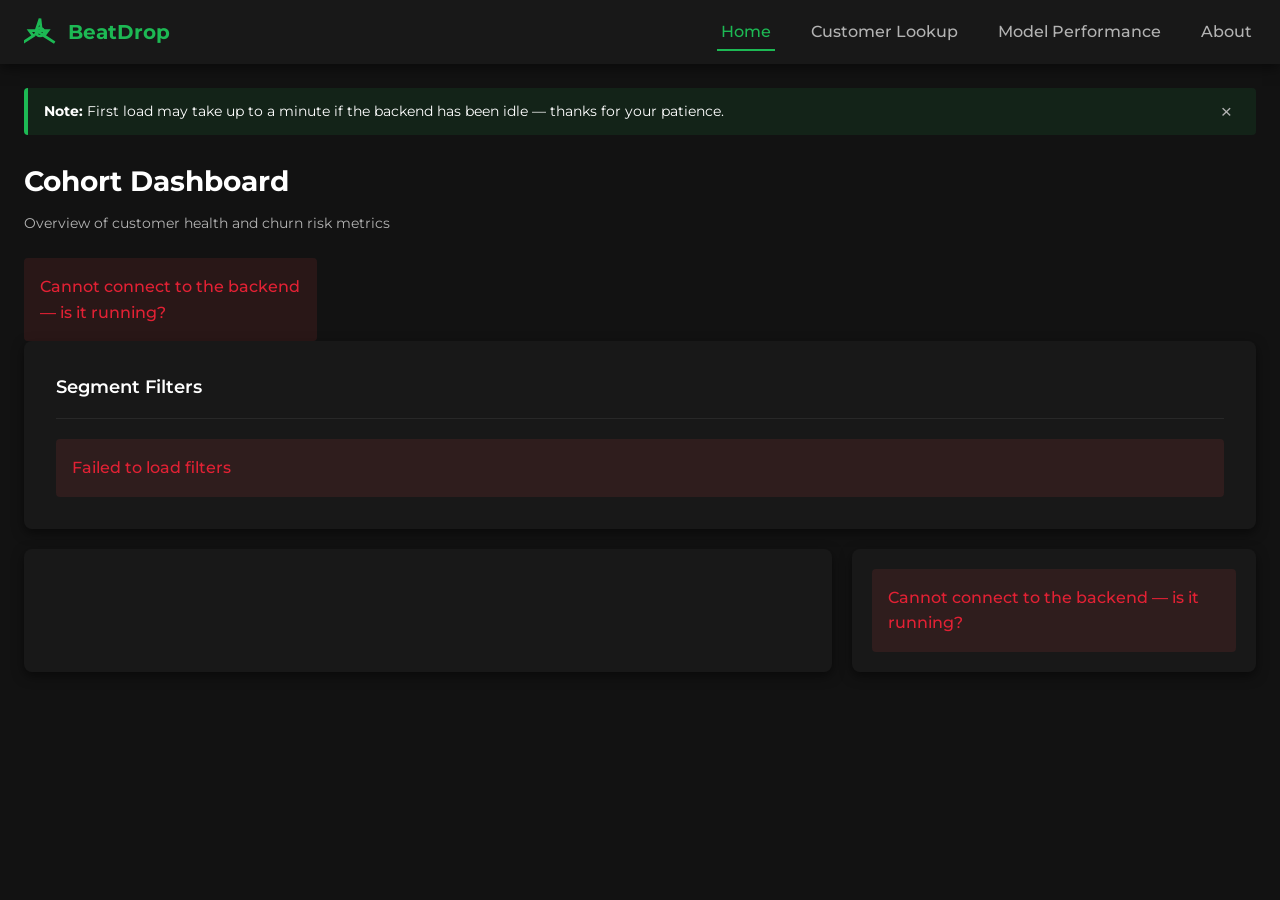
<file: frontend/index.html>
<!DOCTYPE html>
<html lang="en">

<head>
  <meta charset="UTF-8">
  <meta name="viewport" content="width=device-width, initial-scale=1.0">
  <title>BeatDrop - Cohort Dashboard</title>
  <link rel="stylesheet" href="./css/styles.css">
</head>

<body>
  <nav class="navbar">
    <div class="nav-container">
      <a href="index.html" class="nav-brand">
        <svg viewBox="0 0 24 24" fill="none" stroke="currentColor" stroke-width="2">
          <path d="M12 2l-3 9h9l-3 4 8 5-12-8-12 8 8-5-3-4h9z"></path>
          <circle cx="12" cy="12" r="3"></circle>
        </svg>
        <span>BeatDrop</span>
      </a>
      <ul class="nav-links">
        <li><a href="index.html" class="active" data-page="home">Home</a></li>
        <li><a href="customer-lookup.html" data-page="customer-lookup">Customer Lookup</a></li>
        <li><a href="model-performance.html" data-page="model-performance">Model Performance</a></li>
        <li><a href="about.html" data-page="about">About</a></li>
      </ul>
    </div>
  </nav>

  <div class="container">
    <div id="cold-start-banner" style="background: rgba(29, 185, 84, 0.1); border-left: 4px solid var(--primary); padding: 12px 16px; margin-bottom: 24px; border-radius: 4px; display: flex; justify-content: space-between; align-items: center; font-size: 0.9rem;">
      <span><strong>Note:</strong> First load may take up to a minute if the backend has been idle — thanks for your patience.</span>
      <button onclick="this.parentElement.style.display='none'" style="background: none; border: none; color: var(--text-secondary); cursor: pointer; font-size: 1.2rem; padding: 0 8px;">&times;</button>
    </div>
    
    <div class="page-header">
      <h1 class="page-title">Cohort Dashboard</h1>
      <p class="page-subtitle">Overview of customer health and churn risk metrics</p>
    </div>

    <div class="grid grid-4 mb-4" id="stat-cards">
      <!-- Stat cards populated by JS -->
    </div>

    <div class="card mb-4">
      <div class="card-header">
        <h3 class="card-title">Segment Filters</h3>
      </div>
      <div id="segment-filters"></div>
    </div>

    <div class="grid grid-auto mb-4">
      <div class="chart-wrapper">
        <div id="churn-drivers-chart"></div>
      </div>
      <div class="chart-wrapper">
        <div id="business-impact"></div>
      </div>
    </div>
  </div>

  <script src="./js/config.js"></script>
  <script src="./js/api.js"></script>
  <script src="./js/mock-data.js"></script>
  <script src="./js/main.js"></script>
  <script>
    // Initialize dashboard on page load
    document.addEventListener('DOMContentLoaded', function() {
      if (typeof app !== 'undefined' && app.currentPage === 'home') {
        app.loadDashboard();
      }
    });
  </script>
</body>

</html>
</file>
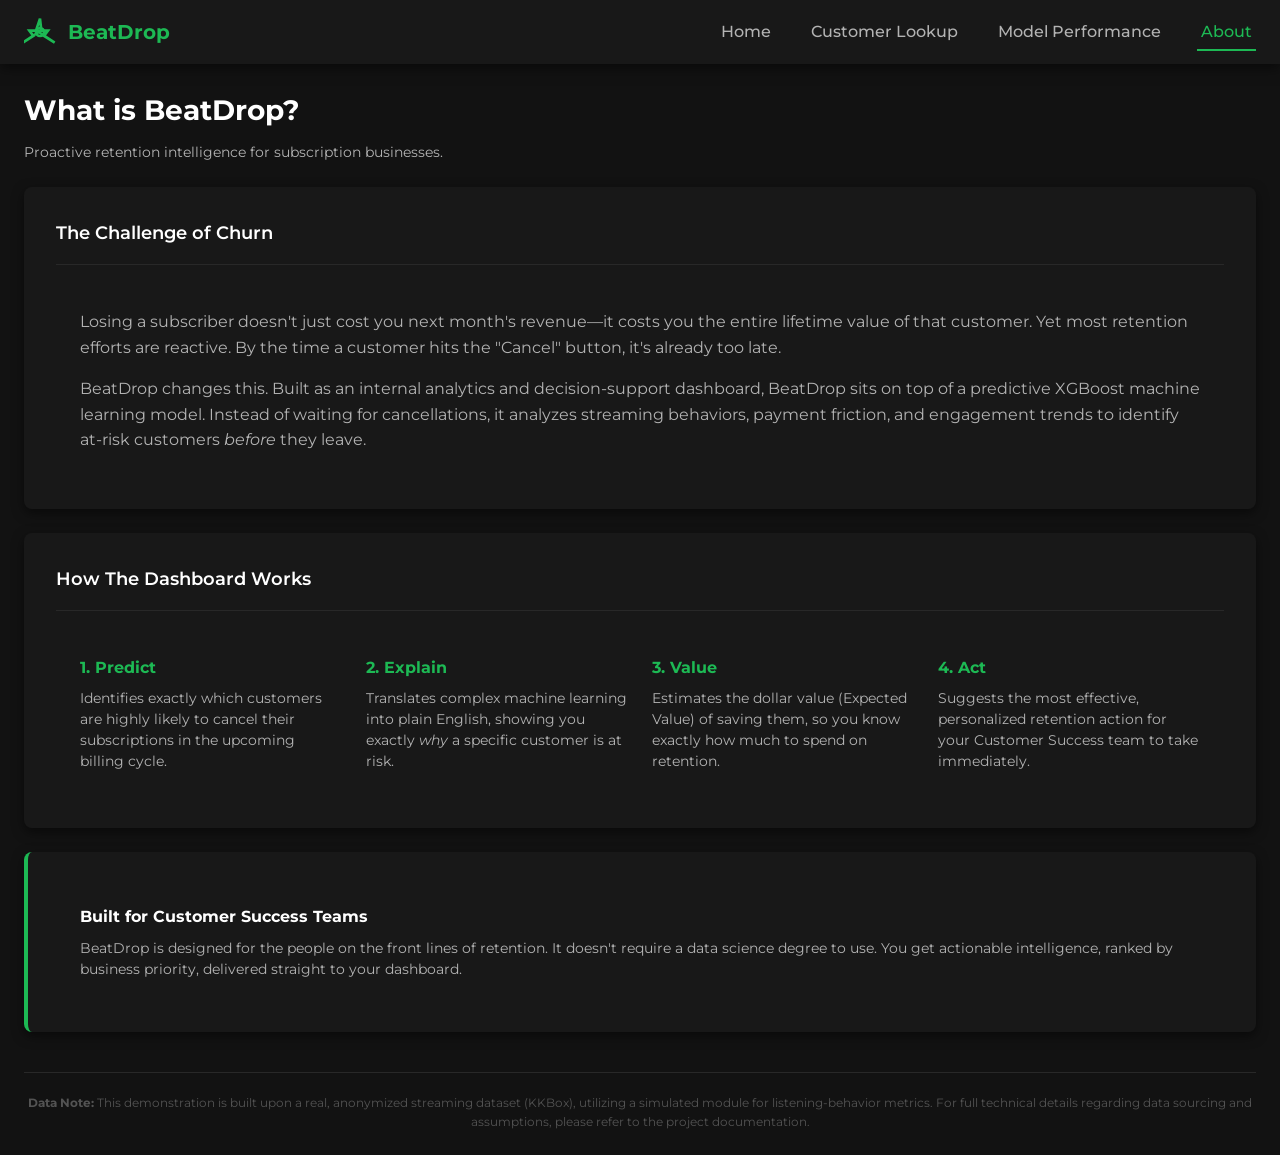
<file: frontend/about.html>
<!DOCTYPE html>
<html lang="en">

<head>
  <meta charset="UTF-8">
  <meta name="viewport" content="width=device-width, initial-scale=1.0">
  <title>BeatDrop - About</title>
  <link rel="stylesheet" href="./css/styles.css">
</head>

<body>
  <nav class="navbar">
    <div class="nav-container">
      <a href="index.html" class="nav-brand">
        <svg viewBox="0 0 24 24" fill="none" stroke="currentColor" stroke-width="2">
          <path d="M12 2l-3 9h9l-3 4 8 5-12-8-12 8 8-5-3-4h9z"></path>
          <circle cx="12" cy="12" r="3"></circle>
        </svg>
        <span>BeatDrop</span>
      </a>
      <ul class="nav-links">
        <li><a href="index.html" data-page="home">Home</a></li>
        <li><a href="customer-lookup.html" data-page="customer-lookup">Customer Lookup</a></li>
        <li><a href="model-performance.html" data-page="model-performance">Model Performance</a></li>
        <li><a href="about.html" class="active" data-page="about">About</a></li>
      </ul>
    </div>
  </nav>

  <div class="container">
    <div class="page-header">
      <h1 class="page-title">What is BeatDrop?</h1>
      <p class="page-subtitle">Proactive retention intelligence for subscription businesses.</p>
    </div>

    <div class="about-container">
      <div class="card" style="margin-bottom: 24px;">
        <div class="card-header">
          <h3 class="card-title">The Challenge of Churn</h3>
        </div>
        <div class="card-content" style="padding: 24px;">
          <p style="margin-bottom: 16px; color: var(--text-secondary); line-height: 1.6;">
            Losing a subscriber doesn't just cost you next month's revenue—it costs you the entire lifetime value of that customer. Yet most retention efforts are reactive. By the time a customer hits the "Cancel" button, it's already too late.
          </p>
          <p style="color: var(--text-secondary); line-height: 1.6;">
            BeatDrop changes this. Built as an internal analytics and decision-support dashboard, BeatDrop sits on top of a predictive XGBoost machine learning model. Instead of waiting for cancellations, it analyzes streaming behaviors, payment friction, and engagement trends to identify at-risk customers <i>before</i> they leave.
          </p>
        </div>
      </div>
      
      <div class="card" style="margin-bottom: 24px;">
        <div class="card-header">
          <h3 class="card-title">How The Dashboard Works</h3>
        </div>
        <div class="card-content" style="padding: 24px;">
          <div style="display: grid; grid-template-columns: repeat(auto-fit, minmax(200px, 1fr)); gap: 24px;">
            <div>
              <h4 style="color: var(--primary); margin-bottom: 8px;">1. Predict</h4>
              <p style="font-size: 14px; color: var(--text-secondary); line-height: 1.5;">Identifies exactly which customers are highly likely to cancel their subscriptions in the upcoming billing cycle.</p>
            </div>
            <div>
              <h4 style="color: var(--primary); margin-bottom: 8px;">2. Explain</h4>
              <p style="font-size: 14px; color: var(--text-secondary); line-height: 1.5;">Translates complex machine learning into plain English, showing you exactly <i>why</i> a specific customer is at risk.</p>
            </div>
            <div>
              <h4 style="color: var(--primary); margin-bottom: 8px;">3. Value</h4>
              <p style="font-size: 14px; color: var(--text-secondary); line-height: 1.5;">Estimates the dollar value (Expected Value) of saving them, so you know exactly how much to spend on retention.</p>
            </div>
            <div>
              <h4 style="color: var(--primary); margin-bottom: 8px;">4. Act</h4>
              <p style="font-size: 14px; color: var(--text-secondary); line-height: 1.5;">Suggests the most effective, personalized retention action for your Customer Success team to take immediately.</p>
            </div>
          </div>
        </div>
      </div>

      <div class="card" style="margin-bottom: 24px; border-left: 4px solid var(--primary);">
        <div class="card-content" style="padding: 20px;">
          <h4 style="margin-bottom: 8px;">Built for Customer Success Teams</h4>
          <p style="font-size: 14px; color: var(--text-secondary); line-height: 1.5;">
            BeatDrop is designed for the people on the front lines of retention. It doesn't require a data science degree to use. You get actionable intelligence, ranked by business priority, delivered straight to your dashboard.
          </p>
        </div>
      </div>
      
      <div style="font-size: 12px; color: var(--text-muted); text-align: center; margin-top: 40px; padding-top: 20px; border-top: 1px solid var(--border);">
        <strong>Data Note:</strong> This demonstration is built upon a real, anonymized streaming dataset (KKBox), utilizing a simulated module for listening-behavior metrics. For full technical details regarding data sourcing and assumptions, please refer to the project documentation.
      </div>

    </div>
  </div>

  <script src="./js/config.js"></script>
  <script src="./js/api.js"></script>
  <script src="./js/main.js"></script>
</body>

</html>
</file>
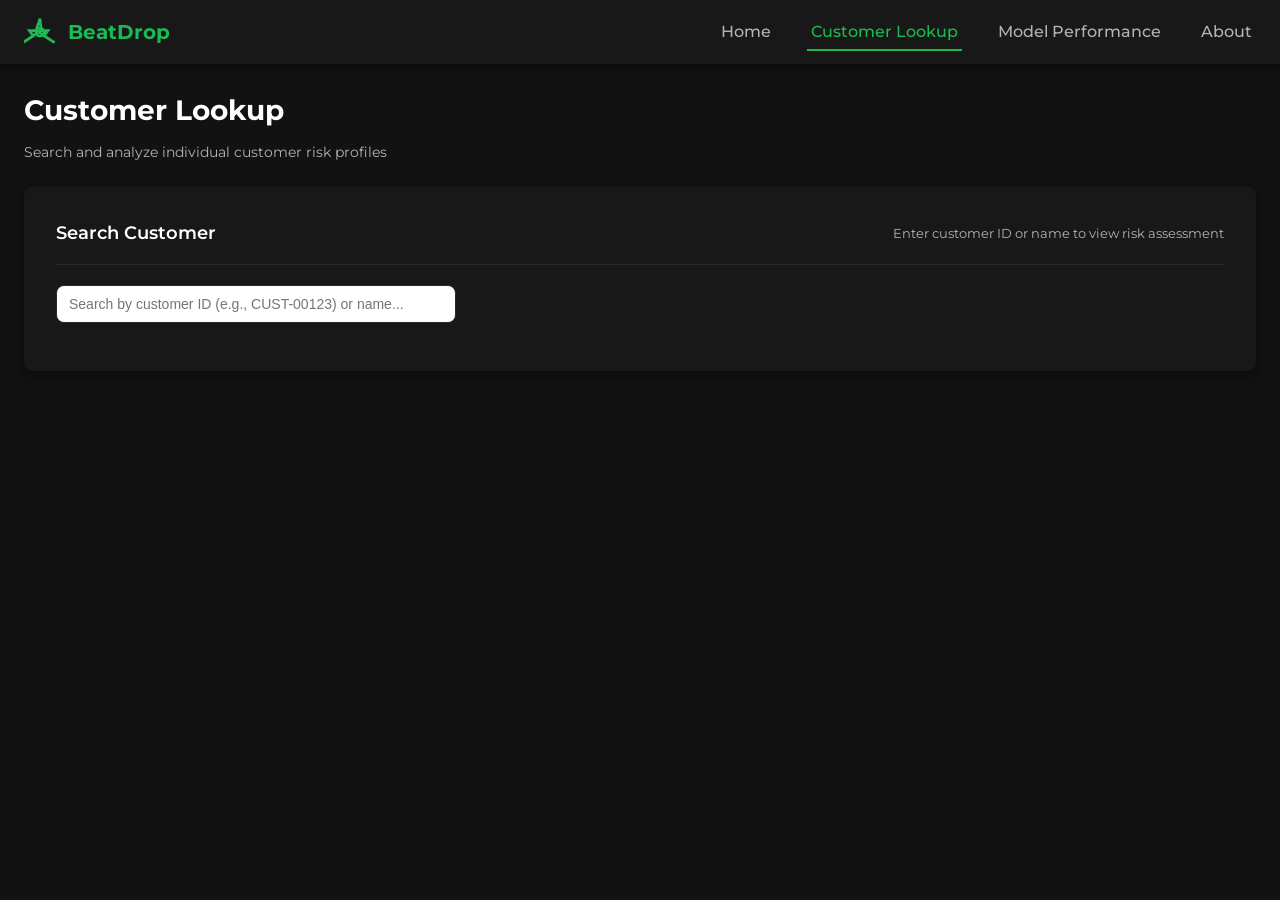
<file: frontend/customer-lookup.html>
<!DOCTYPE html>
<html lang="en">
<head>
  <meta charset="UTF-8">
  <meta name="viewport" content="width=device-width, initial-scale=1.0">
  <title>BeatDrop - Customer Lookup</title>
  <link rel="stylesheet" href="./css/styles.css">
</head>
<body>
  <nav class="navbar">
    <div class="nav-container">
      <a href="index.html" class="nav-brand">
        <svg viewBox="0 0 24 24" fill="none" stroke="currentColor" stroke-width="2">
          <path d="M12 2l-3 9h9l-3 4 8 5-12-8-12 8 8-5-3-4h9z"></path>
          <circle cx="12" cy="12" r="3"></circle>
        </svg>
        <span>BeatDrop</span>
      </a>
      <ul class="nav-links">
        <li><a href="index.html" data-page="home">Home</a></li>
        <li><a href="customer-lookup.html" class="active" data-page="customer-lookup">Customer Lookup</a></li>
        <li><a href="model-performance.html" data-page="model-performance">Model Performance</a></li>
        <li><a href="about.html" data-page="about">About</a></li>
      </ul>
    </div>
  </nav>

  <div class="container">
    <div class="page-header">
      <h1 class="page-title">Customer Lookup</h1>
      <p class="page-subtitle">Search and analyze individual customer risk profiles</p>
    </div>

    <div class="card mb-4">
      <div class="card-header">
        <h3 class="card-title">Search Customer</h3>
        <p class="card-subtitle">Enter customer ID or name to view risk assessment</p>
      </div>
      <div class="form-group" style="max-width: 400px;">
        <input type="text" id="customer-search" class="form-input" placeholder="Search by customer ID (e.g., CUST-00123) or name...">
      </div>
      <div id="search-results" style="margin-top: 16px; max-width: 600px;"></div>
    </div>

    <!-- Customer Details (hidden until selection) -->
    <div id="customer-details" style="display: none;">
      <div class="grid grid-2 mb-4">
        <div class="card">
          <div class="card-header">
            <h3 class="card-title">Risk Assessment</h3>
          </div>
          <div style="display: flex; align-items: center; gap: 16px; margin-bottom: 20px;">
            <div style="flex: 1;">
              <div id="selected-customer-name" style="font-size: 24px; font-weight: 600; margin-bottom: 4px;"></div>
              <div id="selected-customer-id" style="color: var(--text-secondary); font-size: 14px;"></div>
            </div>
            <span id="risk-badge" class="risk-badge"></span>
          </div>

          <table style="width: 100%; margin-bottom: 24px;">
            <tr>
              <td style="padding: 8px 0; border: none;">Churn Probability</td>
              <td style="padding: 8px 0; border: none; text-align: right; font-weight: 600;" id="churn-probability">-</td>
            </tr>
            <tr>
              <td style="padding: 8px 0; border: none;">Retention Score</td>
              <td style="padding: 8px 0; border: none; text-align: right; font-weight: 600;" id="retention-score">-</td>
            </tr>
            <tr>
              <td style="padding: 8px 0; border: none;">Monthly Revenue</td>
              <td style="padding: 8px 0; border: none; text-align: right; font-weight: 600;" id="monthly-revenue">-</td>
            </tr>
            <tr>
              <td style="padding: 8px 0; border: none;">Customer Lifetime Value</td>
              <td style="padding: 8px 0; border: none; text-align: right; font-weight: 600;" id="clv">-</td>
            </tr>
          </table>

          <div id="shap-explanation"></div>
        </div>

        <div class="card">
          <div class="card-header">
            <h3 class="card-title">Usage Trend (Last 30 Days)</h3>
          </div>
          <div id="usage-trend"></div>
        </div>
      </div>

      <div class="grid grid-2 mb-4">
        <div class="card">
          <div class="card-header">
            <h3 class="card-title">Suggested Actions</h3>
            <p class="card-subtitle">Prioritized interventions based on risk factors</p>
          </div>
          <div id="suggested-actions"></div>
        </div>

        <div class="card">
          <div class="card-header">
            <h3 class="card-title">What-If Simulator</h3>
            <p class="card-subtitle">Adjust features to see risk impact</p>
          </div>
          <div style="padding-top: 8px;">
            <p style="font-size: 13px; color: var(--text-secondary); margin-bottom: 16px;">
              Modify the features below to simulate how changes would affect churn risk.
            </p>

            <div id="simulator-sliders-container">
              <!-- Sliders injected by JS -->
            </div>
          </div>
        </div>
      </div>

      <div class="simulator-section">
        <h3 style="margin-bottom: 16px; font-size: 16px;">Simulated Risk Assessment</h3>
        <div class="simulator-results">
          <div class="sim-result-card">
            <div class="label">Churn Probability</div>
            <div class="value" id="sim-churn" style="color: var(--danger);">-</div>
          </div>
          <div class="sim-result-card">
            <div class="label">Retention Score</div>
            <div class="value" id="sim-retention" style="color: var(--success);">-</div>
          </div>
          <div class="sim-result-card">
            <div class="label">Risk Level</div>
            <div class="value" id="sim-risk-badge">-</div>
          </div>
        </div>
      </div>
    </div>
  </div>

  <script src="./js/config.js"></script>
  <script src="./js/api.js"></script>
  <script src="./js/mock-data.js"></script>
  <script src="./js/main.js"></script>
  <script>
    document.addEventListener('DOMContentLoaded', function () {
      if (typeof app !== 'undefined' && app.currentPage === 'customer-lookup') {
        // init handled by main.js
      }
    });
  </script>
</body>
</html>
</file>
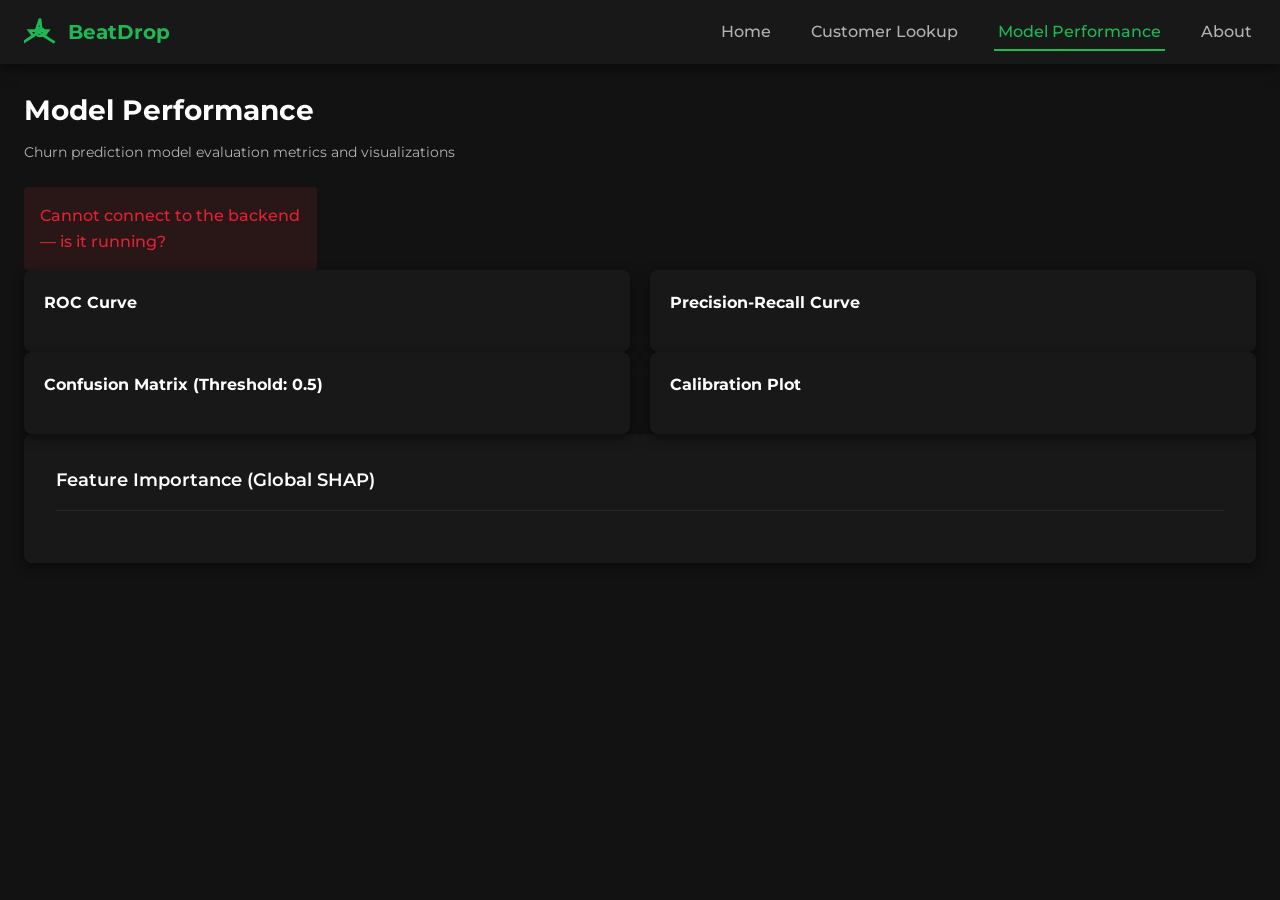
<file: frontend/model-performance.html>
<!DOCTYPE html>
<html lang="en">
<head>
  <meta charset="UTF-8">
  <meta name="viewport" content="width=device-width, initial-scale=1.0">
  <title>BeatDrop - Model Performance</title>
  <link rel="stylesheet" href="./css/styles.css">
</head>
<body>
  <nav class="navbar">
    <div class="nav-container">
      <a href="index.html" class="nav-brand">
        <svg viewBox="0 0 24 24" fill="none" stroke="currentColor" stroke-width="2">
          <path d="M12 2l-3 9h9l-3 4 8 5-12-8-12 8 8-5-3-4h9z"></path>
          <circle cx="12" cy="12" r="3"></circle>
        </svg>
        <span>BeatDrop</span>
      </a>
      <ul class="nav-links">
        <li><a href="index.html" data-page="home">Home</a></li>
        <li><a href="customer-lookup.html" data-page="customer-lookup">Customer Lookup</a></li>
        <li><a href="model-performance.html" class="active" data-page="model-performance">Model Performance</a></li>
        <li><a href="about.html" data-page="about">About</a></li>
      </ul>
    </div>
  </nav>

  <div class="container">
    <div class="page-header">
      <h1 class="page-title">Model Performance</h1>
      <p class="page-subtitle">Churn prediction model evaluation metrics and visualizations</p>
    </div>

    <!-- Key Metrics -->
    <div class="grid grid-4 mb-4" id="performance-cards">
      <!-- Populated by JS -->
    </div>

    <!-- ROC Curve & PR Curve -->
    <div class="grid grid-2 mb-4">
      <div class="chart-wrapper" id="roc-chart">
        <h3 style="margin-bottom: 16px; font-size: 16px;">ROC Curve</h3>
        <div id="roc-curve"></div>
      </div>
      <div class="chart-wrapper" id="pr-chart">
        <h3 style="margin-bottom: 16px; font-size: 16px;">Precision-Recall Curve</h3>
        <div id="pr-curve"></div>
      </div>
    </div>

    <!-- Confusion Matrix & Calibration Plot -->
    <div class="grid grid-2 mb-4">
      <div class="chart-wrapper" id="confusion-chart">
        <h3 style="margin-bottom: 16px; font-size: 16px;">Confusion Matrix (Threshold: 0.5)</h3>
        <div id="confusion-matrix"></div>
      </div>
      <div class="chart-wrapper" id="calibration-chart">
        <h3 style="margin-bottom: 16px; font-size: 16px;">Calibration Plot</h3>
        <div id="calibration-plot"></div>
      </div>
    </div>

    <!-- Feature Importance -->
    <div class="card">
      <div class="card-header">
        <h3 class="card-title">Feature Importance (Global SHAP)</h3>
      </div>
      <div id="feature-importance" style="display: flex; flex-direction: column; gap: 16px;"></div>
    </div>
  </div>

  <script src="./js/config.js"></script>
  <script src="./js/api.js"></script>
  <script src="./js/mock-data.js"></script>
  <script src="./js/main.js"></script>
  <script>
    document.addEventListener('DOMContentLoaded', function () {
      if (typeof app !== 'undefined' && app.currentPage === 'model-performance') {
        // Init handled by main.js
      }
    });
  </script>
</body>
</html>
</file>
<file: frontend/css/styles.css>
/* BeatDrop Dashboard Styles */

@import url('https://fonts.googleapis.com/css2?family=Montserrat:wght@400;500;600;700&display=swap');

:root {
  /* Spotify Theme */
  --primary: #1DB954;
  --primary-hover: #1ed760;
  --background: #121212;
  --surface: #181818;
  --surface-hover: #282828;
  --border: #282828;
  
  --text-primary: #FFFFFF;
  --text-secondary: #B3B3B3;
  --text-muted: #535353;
  
  --danger: #E22134; /* Keeping Red for High Risk */
  --warning: #F59E0B; /* Keeping Amber for Medium Risk */
  --success: #1DB954; 
  
  --shadow: 0 4px 12px rgba(0, 0, 0, 0.5);
  --shadow-lg: 0 8px 24px rgba(0, 0, 0, 0.5);
  --border-radius: 8px;
}

* {
  margin: 0;
  padding: 0;
  box-sizing: border-box;
}

body {
  font-family: 'Montserrat', sans-serif;
  background: var(--background);
  color: var(--text-primary);
  line-height: 1.6;
  min-height: 100vh;
}

/* Navigation */
.navbar {
  background: var(--surface);
  box-shadow: var(--shadow);
  position: sticky;
  top: 0;
  z-index: 100;
  padding: 0 24px;
}

.nav-container {
  max-width: 1400px;
  margin: 0 auto;
  display: flex;
  justify-content: space-between;
  align-items: center;
  height: 64px;
}

.nav-brand {
  display: flex;
  align-items: center;
  gap: 12px;
  font-size: 20px;
  font-weight: 700;
  color: var(--primary);
  text-decoration: none;
}

.nav-brand svg {
  width: 32px;
  height: 32px;
}

.nav-links {
  display: flex;
  gap: 32px;
  list-style: none;
}

.nav-links a {
  text-decoration: none;
  color: var(--text-secondary);
  font-weight: 500;
  padding: 8px 4px;
  border-bottom: 2px solid transparent;
  transition: all 0.2s ease;
}

.nav-links a:hover,
.nav-links a.active {
  color: var(--primary);
  border-bottom-color: var(--primary);
}

/* Main Layout */
.container {
  max-width: 1400px;
  margin: 0 auto;
  padding: 24px;
}

.page-header {
  margin-bottom: 24px;
}

.page-title {
  font-size: 28px;
  font-weight: 700;
  color: var(--text-primary);
  margin-bottom: 8px;
}

.page-subtitle {
  color: var(--text-secondary);
  font-size: 14px;
}

/* Grid System */
.grid {
  display: grid;
  gap: 20px;
}

.grid-4 {
  grid-template-columns: repeat(4, 1fr);
}

.grid-3 {
  grid-template-columns: repeat(3, 1fr);
}

.grid-2 {
  grid-template-columns: repeat(2, 1fr);
}

.grid-auto {
  grid-template-columns: 2fr 1fr;
}

/* Stat Cards */
.stat-card {
  background: var(--surface);
  border-radius: var(--border-radius);
  padding: 24px;
  box-shadow: var(--shadow);
  transition: transform 0.2s ease, box-shadow 0.2s ease;
}

.stat-card:hover {
  transform: translateY(-2px);
  box-shadow: var(--shadow-lg);
}

.stat-card .stat-label {
  font-size: 13px;
  color: var(--text-secondary);
  text-transform: uppercase;
  letter-spacing: 0.5px;
  margin-bottom: 8px;
}

.stat-card .stat-value {
  font-size: 32px;
  font-weight: 700;
  margin-bottom: 4px;
}

.stat-card .stat-change {
  font-size: 12px;
  display: flex;
  align-items: center;
  gap: 4px;
}

.stat-card .stat-change.positive {
  color: var(--success);
}

.stat-card .stat-change.negative {
  color: var(--danger);
}

.stat-card .stat-icon {
  width: 40px;
  height: 40px;
  border-radius: 50%;
  display: flex;
  align-items: center;
  justify-content: center;
  margin-bottom: 12px;
}

.stat-card .stat-icon svg {
  width: 20px;
  height: 20px;
}

.icon-primary {
  background: rgba(37, 99, 235, 0.1);
  color: var(--primary);
}

.icon-success {
  background: rgba(16, 185, 128, 0.1);
  color: var(--success);
}

.icon-warning {
  background: rgba(245, 158, 11, 0.1);
  color: var(--warning);
}

.icon-danger {
  background: rgba(239, 68, 68, 0.1);
  color: var(--danger);
}

/* Cards */
.card {
  background: var(--surface);
  border-radius: var(--border-radius);
  padding: 32px;
  box-shadow: var(--shadow);
  margin-bottom: 20px;
}

.card-header {
  display: flex;
  justify-content: space-between;
  align-items: center;
  margin-bottom: 20px;
  padding-bottom: 16px;
  border-bottom: 1px solid var(--border);
}

.card-title {
  font-size: 18px;
  font-weight: 600;
  color: var(--text-primary);
}

.card-subtitle {
  font-size: 13px;
  color: var(--text-secondary);
}

/* Filters */
.filters {
  display: flex;
  gap: 12px;
  flex-wrap: wrap;
  margin-bottom: 20px;
}

.filter-btn {
  padding: 8px 16px;
  border: 1px solid var(--border);
  background: var(--surface);
  border-radius: 20px;
  font-size: 13px;
  cursor: pointer;
  transition: all 0.2s ease;
  color: var(--text-secondary);
}

.filter-btn:hover {
  color: var(--text-primary);
  background: var(--surface-hover);
}

.filter-btn.active {
  background: var(--primary);
  color: white;
  border-color: var(--primary);
}

/* Charts */
.chart-container {
  position: relative;
  height: 300px;
  margin-top: 16px;
}

.chart-wrapper {
  background: var(--surface);
  border-radius: var(--border-radius);
  padding: 20px;
  box-shadow: var(--shadow);
}

/* Tables */
.table-container {
  overflow-x: auto;
}

table {
  width: 100%;
  border-collapse: collapse;
}

th,
td {
  padding: 12px 16px;
  text-align: left;
  border-bottom: 1px solid var(--border);
}

th {
  font-size: 12px;
  text-transform: uppercase;
  letter-spacing: 0.5px;
  color: var(--text-secondary);
  font-weight: 600;
}

td {
  font-size: 14px;
}

tbody tr:hover {
  background: var(--background);
}

/* Forms & Controls */
.form-group {
  margin-bottom: 16px;
}

.form-label {
  display: block;
  font-size: 13px;
  font-weight: 500;
  margin-bottom: 6px;
  color: var(--text-primary);
}

.form-input {
  width: 100%;
  padding: 10px 12px;
  border: 1px solid var(--border);
  border-radius: var(--border-radius);
  font-size: 14px;
  transition: border-color 0.2s ease;
}

.form-input:focus {
  outline: none;
  border-color: var(--primary);
  box-shadow: 0 0 0 3px rgba(37, 99, 235, 0.1);
}

.slider-container {
  margin-bottom: 20px;
}

.slider-label {
  display: flex;
  justify-content: space-between;
  margin-bottom: 6px;
  font-size: 13px;
}

.slider-value {
  font-weight: 600;
  color: var(--primary);
}

.slider {
  width: 100%;
  height: 6px;
  -webkit-appearance: none;
  background: var(--border);
  border-radius: 3px;
  outline: none;
  cursor: pointer;
}

.slider::-webkit-slider-thumb {
  -webkit-appearation: none;
  width: 20px;
  height: 20px;
  background: var(--primary);
  border-radius: 50%;
  transition: transform 0.2s ease;
}

.slider::-webkit-slider-thumb:hover {
  transform: scale(1.2);
}

/* Buttons */
.btn {
  padding: 10px 20px;
  border: none;
  border-radius: var(--border-radius);
  font-size: 14px;
  font-weight: 500;
  cursor: pointer;
  transition: all 0.2s ease;
  display: inline-flex;
  align-items: center;
  gap: 8px;
}

.btn-primary {
  background: var(--primary);
  color: white;
}

.btn-primary:hover {
  background: var(--primary-dark);
}

.btn-secondary {
  background: var(--secondary);
  color: white;
}

.btn-outline {
  background: transparent;
  border: 1px solid var(--border);
  color: var(--text-primary);
}

.btn-outline:hover {
  background: var(--background);
}

/* Risk Badge */
.risk-badge {
  display: inline-block;
  padding: 4px 12px;
  border-radius: 20px;
  font-size: 12px;
  font-weight: 600;
  text-transform: uppercase;
}

.risk-low {
  background: rgba(16, 185, 128, 0.1);
  color: var(--success);
}

.risk-medium {
  background: rgba(245, 158, 11, 0.1);
  color: var(--warning);
}

.risk-high {
  background: rgba(239, 68, 68, 0.1);
  color: var(--danger);
}

/* SHAP Breakdown */
.shap-item {
  display: flex;
  align-items: center;
  padding: 12px 0;
  border-bottom: 1px solid var(--border);
}

.shap-item:last-child {
  border-bottom: none;
}

.shap-bar {
  height: 8px;
  border-radius: 4px;
  margin-right: 12px;
  flex-shrink: 0;
}

.shap-positive {
  background: linear-gradient(90deg, var(--danger), #fca5a5);
}

.shap-negative {
  background: linear-gradient(90deg, var(--success), #6ee7b7);
}

.shap-label {
  flex: 1;
  font-size: 13px;
}

.shap-value {
  font-size: 13px;
  font-weight: 600;
  min-width: 60px;
  text-align: right;
}

/* What-If Simulator */
.simulator-section {
  background: var(--background);
  border-radius: var(--border-radius);
  padding: 20px;
  margin-top: 20px;
}

.simulator-results {
  display: grid;
  grid-template-columns: repeat(3, 1fr);
  gap: 16px;
  margin-top: 20px;
}

.sim-result-card {
  background: var(--surface);
  padding: 16px;
  border-radius: var(--border-radius);
  text-align: center;
}

.sim-result-card .label {
  font-size: 12px;
  color: var(--text-secondary);
  margin-bottom: 4px;
}

.sim-result-card .value {
  font-size: 24px;
  font-weight: 700;
}

/* Architecture Diagram */
.arch-diagram {
  display: flex;
  align-items: center;
  justify-content: center;
  padding: 40px;
  background: var(--surface);
  border-radius: var(--border-radius);
  box-shadow: var(--shadow);
}

.arch-flow {
  display: flex;
  gap: 20px;
  align-items: center;
}

.arch-box {
  background: var(--background);
  border: 2px solid var(--primary);
  border-radius: var(--border-radius);
  padding: 20px;
  text-align: center;
  min-width: 140px;
}

.arch-box h4 {
  font-size: 14px;
  margin-bottom: 8px;
}

.arch-box p {
  font-size: 12px;
  color: var(--text-secondary);
}

.arch-arrow {
  font-size: 24px;
  color: var(--primary);
}

/* Responsive */
@media (max-width: 1024px) {
  .grid-4,
  .grid-3 {
    grid-template-columns: repeat(2, 1fr);
  }

  .grid-auto {
    grid-template-columns: 1fr;
  }
}

@media (max-width: 768px) {
  .grid-4,
  .grid-3,
  .grid-2 {
    grid-template-columns: 1fr;
  }

  .nav-container {
    padding: 0 16px;
  }

  .nav-links {
    gap: 16px;
  }
}

/* Utility Classes */
.mt-1 { margin-top: 8px; }
.mt-2 { margin-top: 16px; }
.mb-1 { margin-bottom: 8px; }
.mb-2 { margin-bottom: 16px; }
.text-center { text-align: center; }
.text-right { text-align: right; }
</file>
